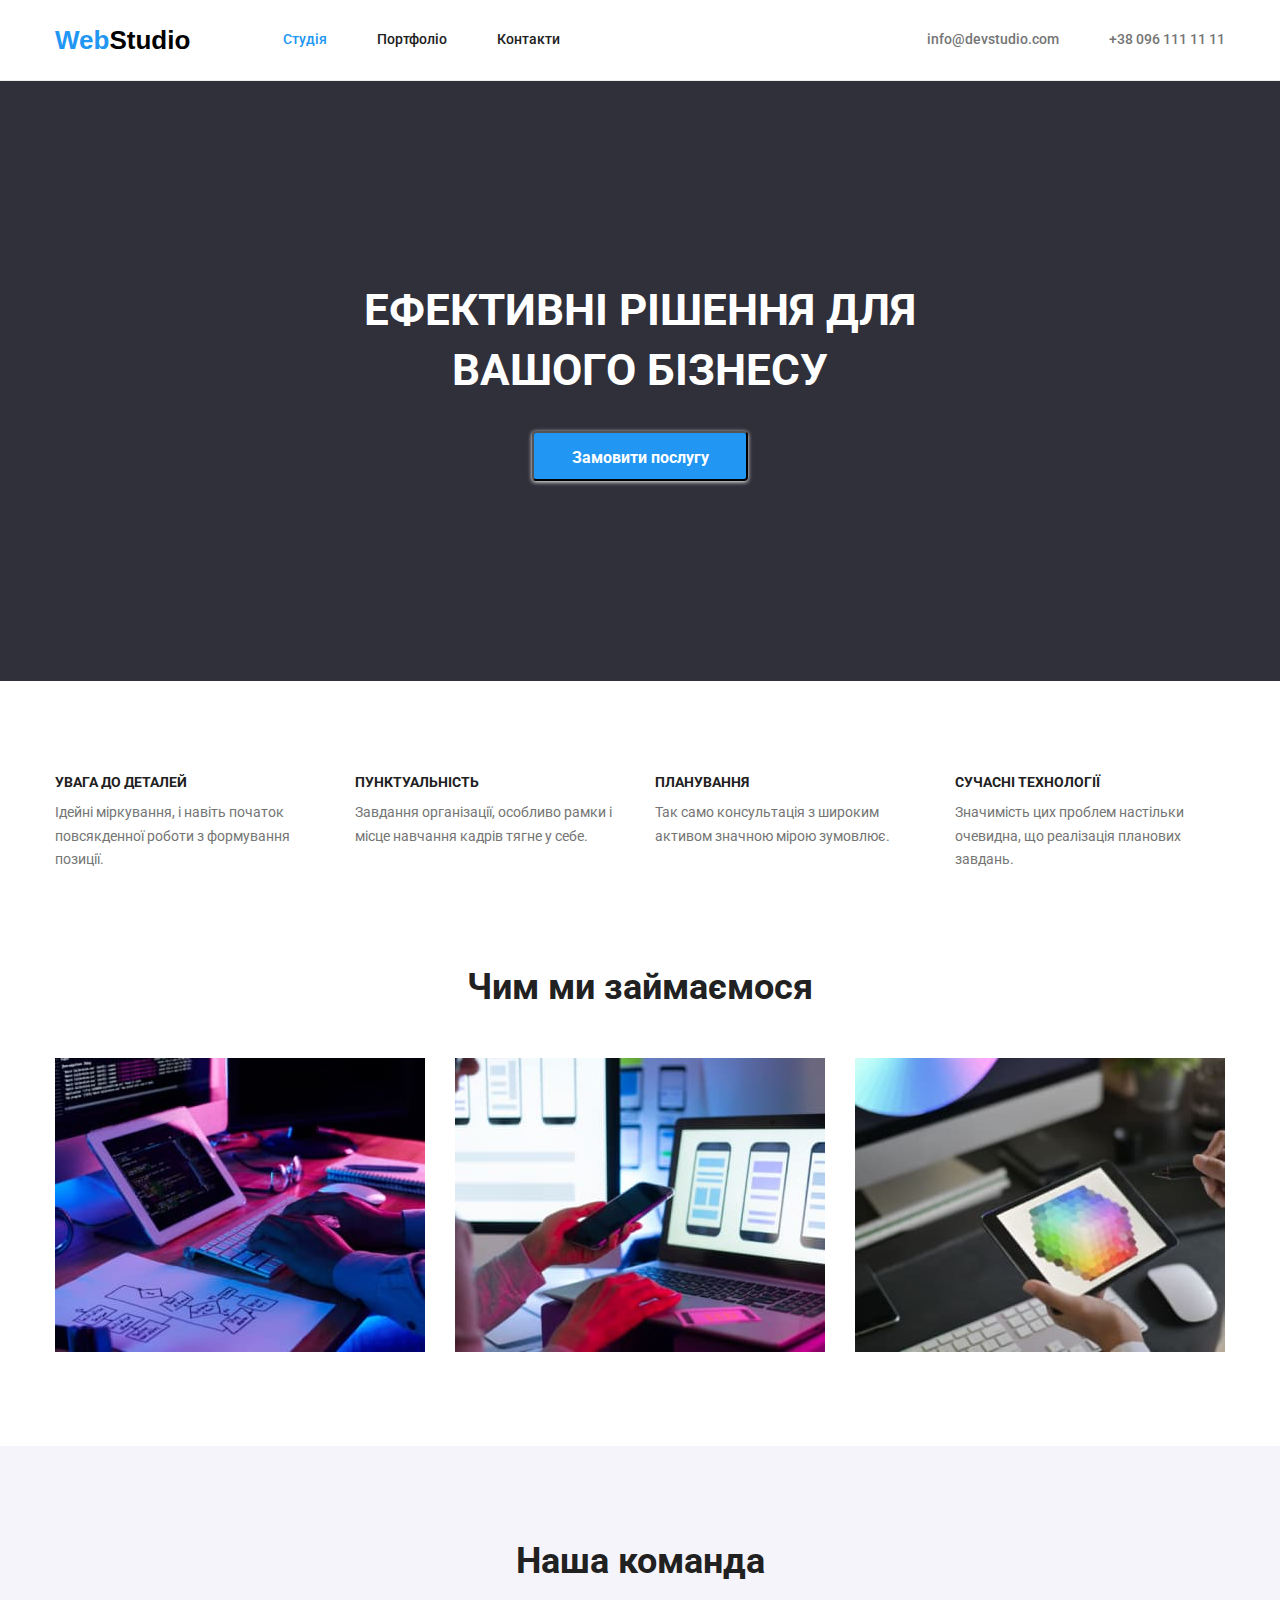
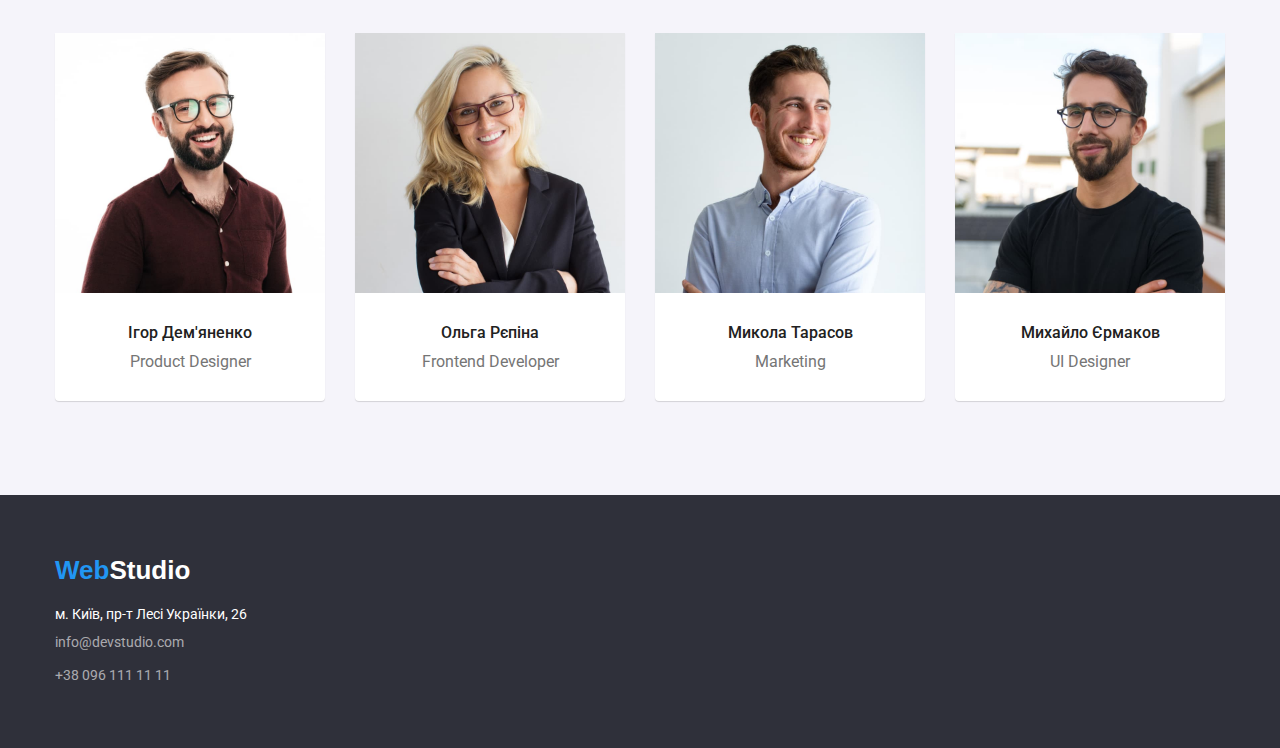
<file: index.html>
<!DOCTYPE html>
<html lang="uk">
  <head>
    <meta charset="UTF-8" />
    <meta http-equiv="X-UA-Compatible" content="IE=edge" />
    <meta name="viewport" content="width=device-width, initial-scale=1.0" />
    <title>WebStudio</title>
    <link
      rel="stylesheet"
      href="https://cdnjs.cloudflare.com/ajax/libs/modern-normalize/1.1.0/modern-normalize.min.css"
    />
    <link rel="stylesheet" href="./css/styles.css" />
    <link rel="preconnect" href="https://fonts.googleapis.com" />
    <link rel="preconnect" href="https://fonts.gstatic.com" crossorigin />
    <link
      href="https://fonts.googleapis.com/css2?family=Roboto:wght@400;500;700;900&display=swap"
      rel="stylesheet"
    />
  </head>
  <body>
    <header>
      <div class="container header">
          <nav class="main-nav">
            <a href="index.html" class="logo">
              <span class="part-web">Web</span
              ><span class="part-studio">Studio</span></a
            >
            <ul class="main-link">
              <li><a href="./index.html" class="link current">Студія</a></li>
              <li>
                <a href="./portfolio.html" class="link">Портфоліо</a>
              </li>
              <li><a href="#" class="link">Контакти</a></li>
            </ul>  
          </nav>
          <ul class="communication-menu">
              <li><a href="#" class="communication">info@devstudio.com</a></li>
              <li><a href="#" class="communication">+38 096 111 11 11</a></li>
          </ul>
      </div>
    </header>
    <main>
      <!--Hero-->
      <section class="hero">
        <div class="container">
          <h1 class="hero-title">Ефективні рішення для вашого бізнесу</h1>
          <button type="button" class="hero-button">Замовити послугу</button>
        </div>
      </section>
      <!--section Особливості-->
      <section class="benefits">
        <div class="container">
            <h2>Наші переваги</h2>
            <ul class="benefits-list">
              <li class="benefits-list-item">
                <h3>Увага до деталей</h3>
                <p>
                  Ідейні міркування, і навіть початок повсякденної роботи з
                  формування позиції.
                </p>
              </li>
              <li class="benefits-list-item">
                <h3>Пунктуальність</h3>
                <p>
                  Завдання організації, особливо рамки і місце навчання кадрів
                  тягне у себе.
                </p>
              </li>
              <li class="benefits-list-item">
                <h3>Планування</h3>
                <p>
                  Так само консультація з широким активом значною мірою
                  зумовлює.
                </p>
              </li>
              <li class="benefits-list-item">
                <h3>Сучасні технології</h3>
                <p>
                  Значимість цих проблем настільки очевидна, що реалізація
                  планових завдань.
                </p>
              </li>
            </ul>
        </div>
      </section>
      <!--Чим ми займаємося-->
      <section class="examples-work">
        <div class="container">
          <h2 class="examples-work-title">Чим ми займаємося</h2>
          <ul class="examples-work-container">
            <li>
              <img
                src="./images/img1.jpg"
                alt="людина пише код на комп’ютері"
                width="370"
              />
            </li>
            <li>
              <img
                src="./images/img2.jpg"
                alt="жінка синхронізує телефон з комп’ютером"
                width="370"
              />
            </li>
            <li>
              <img
                src="./images/img3.jpg"
                alt="людина працює з планшетом"
                width="370"
              />
            </li>
          </ul>
        </div>
      </section>
      <!--наша команда-->
      <section class="our-team">
        <div class="container">
          <h2 class="our-team-title">Наша команда</h2>
          <ul class="our-team-container">
            <li class="team-card">
              <img
                src="./images/igordemchnko.jpg"
                alt="чоловік в окулярах посміхається"
                width="270"
              />
              <h3>Ігор Дем'яненко</h3>
              <p>Product Designer</p>
            </li>
            <li class="team-card">
              <img
                src="./images/olgarepina.jpg"
                alt="жінка в окулярах посміхається"
                width="270"
              />
              <h3>Ольга Рєпіна</h3>
              <p>Frontend Developer</p>
            </li>
            <li class="team-card">
              <img
                src="./images/mukolatarasov.jpg"
                alt="Молодий усміхнений хлопець"
                width="270"
              />
              <h3>Микола Тарасов</h3>
              <p>Marketing</p>
            </li>
            <li class="team-card">
              <img
                src="./images/mihayloermakov.jpg"
                alt="млодий усміхнений хлопець в окулярах"
                width="270"
              />
              <h3>Михайло Єрмаков</h3>
              <p>UI Designer</p>
            </li>
          </ul>
        </div>
      </section>
    </main>
    <footer class="footer-conainer">
      <div class="container">
        <div class="footer-logo">
          <a href="index.html" class="logo">
            <span class="part-web">Web</span
            ><span class="part-studio-footer">Studio</span></a>
        </div>
          <address>
            <ul class="footer-list">
              <li class="footer-elements"><a href="https://goo.gl/maps/vEa3t6t454SskipW9" class="footer-adress">м. Київ, пр-т Лесі Українки, 26</a></li>
              <li class="footer-elements"><a href="#" class="link-footer">info@devstudio.com</a></li>
              <li class="footer-elements"><a href="#" class="link-footer">+38 096 111 11 11</a></li>
            </ul>
          </address>
      </div>
    </footer>
  </body>
</html>
</file>
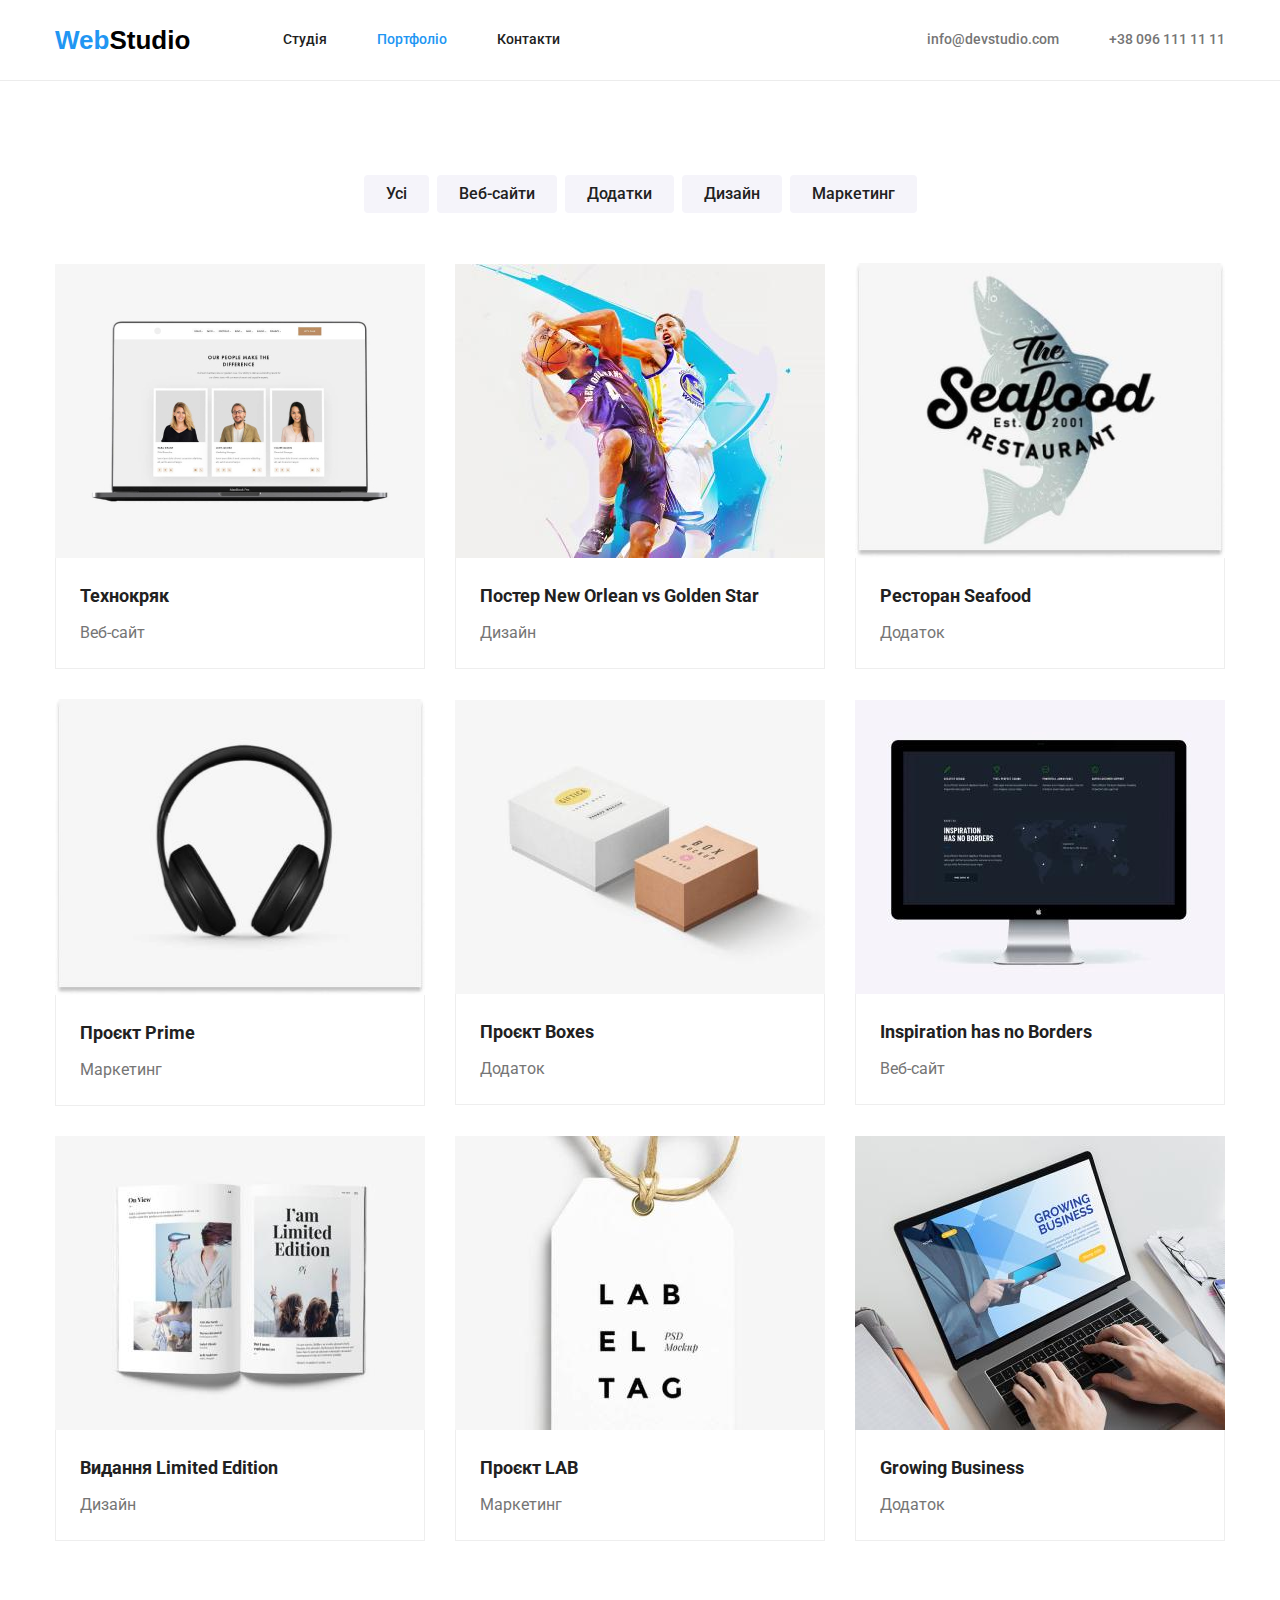
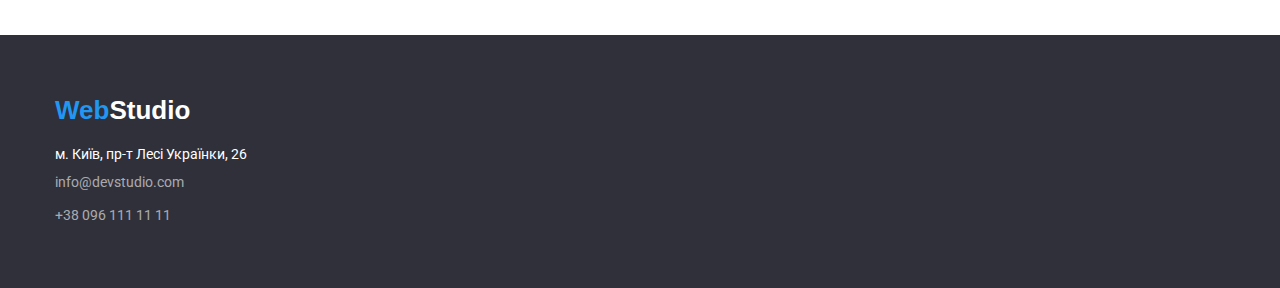
<file: portfolio.html>
<!DOCTYPE html>
<html lang="uk">
  <head>
    <meta charset="UTF-8" />
    <meta http-equiv="X-UA-Compatible" content="IE=edge" />
    <meta name="viewport" content="width=device-width, initial-scale=1.0" />
    <title>WebStudio_Portfolio</title>
    <link
      rel="stylesheet"
      href="https://cdnjs.cloudflare.com/ajax/libs/modern-normalize/1.1.0/modern-normalize.min.css"
    />
    <link rel="stylesheet" href="./css/styles.css" />
    <link rel="preconnect" href="https://fonts.googleapis.com" />
    <link rel="preconnect" href="https://fonts.gstatic.com" crossorigin />
    <link
      href="https://fonts.googleapis.com/css2?family=Roboto:wght@400;500;700;900&display=swap"
      rel="stylesheet"
    />
  </head>
  <body>
      <header>
        <div class="container header">
            <nav class="main-nav">
              <a href="index.html" class="logo">
                <span class="part-web">Web</span
                ><span class="part-studio">Studio</span></a
              >
              <ul class="main-link">
                <li><a href="./index.html" class="link">Студія</a></li>
                <li>
                  <a href="./portfolio.html" class="link current">Портфоліо</a>
                </li>
                <li><a href="#" class="link">Контакти</a></li>
              </ul>
            </nav>
            <ul class="communication-menu">
                <li>
                  <a href="#" class="communication">info@devstudio.com</a>
                </li>
                <li><a href="#" class="communication">+38 096 111 11 11</a></li>
            </ul>
        </div>
      </header>
    <main>
      <section>
        <div class="container">
          <!--заголовок буде приховано в файліcss-->
          <h1 class="filter-portfolio">фільтер портфоліо</h1>
          <ul class="filter-list">
            <li><button type="button" class="filters">Усі</button></li>
            <li><button type="button" class="filters">Веб-сайти</button></li>
            <li><button type="button" class="filters">Додатки</button></li>
            <li><button type="button" class="filters">Дизайн</button></li>
            <li><button type="button" class="filters">Маркетинг</button></li>
          </ul>
          <ul class="models">
            <li>
              <img
                src="./images/imgPortfolio1.jpg"
                alt="відкритий сайт на ноутбуці"
                width="370"
              />
              <div class="models-text">
              <h2>Технокряк</h2>
              <p>Веб-сайт</p>
              </div>
            </li>
            <li>
              <img
                src="./images/imgPortfolio2.jpg"
                alt="два хлопці грають в баскетбол"
                width="370"
              />
              <div class="models-text">
              <h2>Постер New Orlean vs Golden Star</h2>
              <p>Дизайн</p>
              </div>
            </li>
            <li>
              <img
                src="./images/imgPortfolio3.jpg"
                alt="логотип ресторану"
                width="370"
              />
              <div class="models-text">
              <h2>Ресторан Seafood</h2>
              <p>Додаток</p>
              </div>
            </li>
            <li>
              <img
                src="./images/imgPortfolio4.jpg"
                alt="навушники"
                width="370"
              />
              <div class="models-text">
                <h2>Проєкт Prime</h2>
                <p>Маркетинг</p>
              </div>
            </li>
            <li>
              <img
                src="./images/imgPortfolio5.jpg"
                alt="дві картонні коробки"
                width="370"
              />
              <div class="models-text">
                <h2>Проєкт Boxes</h2>
                <p>Додаток</p>
              </div>
            </li>
            <li>
              <img
                src="./images/imgPortfolio6.jpg"
                alt="відкритий сайт на комп’ютері"
                width="370"
              />
              <div class="models-text">
              <h2>Inspiration has no Borders</h2>
              <p>Веб-сайт</p>
              </div>
            </li>
            <li>
              <img
                src="./images/imgPortfolio7.jpg"
                alt="відкрита книга"
                width="370"
              />
              <div class="models-text">
                <h2>Видання Limited Edition</h2>
                <p>Дизайн</p>
              </div>
            </li>
            <li>
              <img
                src="./images/imgPortfolio8.jpg"
                alt="логотип компанії lab"
                width="370"
              />
              <div class="models-text">
                <h2>Проєкт LAB</h2>
                <p>Маркетинг</p>
              </div>
            </li>
            <li>
              <img
                src="./images/imgPortfolio9.jpg"
                alt="людина працює за ноутбуком"
                width="370"
              />
              <div class="models-text">
                <h2>Growing Business</h2>
                <p>Додаток</p>
              </div>
            </li>
          </ul>
         </div>
      </section>
    </main>
    <footer class="footer-conainer">
      <div class="container">
        <div class="footer-logo">
          <a href="index.html" class="logo">
            <span class="part-web">Web</span
            ><span class="part-studio-footer">Studio</span></a>
        </div>
          <address>
            <ul class="footer-list">
              <li class="footer-elements"><a href="https://goo.gl/maps/vEa3t6t454SskipW9" class="footer-adress">м. Київ, пр-т Лесі Українки, 26</a></li>
              <li class="footer-elements"><a href="#" class="link-footer">info@devstudio.com</a></li>
              <li class="footer-elements"><a href="#" class="link-footer">+38 096 111 11 11</a></li>
            </ul>
          </address>
      </div>
    </footer>
  </body>
</html>
</file>
<file: css/styles.css>
:root {
    --color-primary: #757575;
    --color-title: #212121;
    --color-accent: #2196F3;
    --color-white: #fff;
}
body {
    font-size: 14px;
    font-family: 'roboto', sans-serif;
    font-weight: 400;
    color: var(--color-primary);
    background-color: var(--color-white);;
    text-decoration: none;
}
.container {
    width: 100%;
    max-width: 1200px;
    margin: 0 auto;
    padding: 0 15px;
}
section {
    padding: 94px 0;
    /* background-color: #F5F5F5; */
}
h1, h2, h3, p, ul  {
    padding: 0;
    margin: 0;
}
img {
    display: block;
    max-width: 100%;
    height: auto;
}
ul {
    list-style: none;
}
h2, h3 {
    color: var(--color-title);
}
   /*main nav*/
header {
    border-bottom: 1px solid #ececec;   
}
.header {
    display: flex;
    align-items: center;
}
.main-nav {
    display: flex;
    align-items: center;
    flex-grow: 1;
    gap: 93px; 
}
.main-link {
    display: flex;
    gap: 50px;
}
.main-link + .communication-menu {
    margin-left: auto;
}
.communication-menu {
    display: flex;
    gap: 50px;
}
.logo {
    font-family: 'releway', sans-serif;
    text-decoration: none;
    font-size: 26px;
    font-weight: 700;
    line-height: 1.19;
}
.part-web {color: var(--color-accent);}
.part-studio {color: #000000;
}
.link {
    padding: 32px 0;
    display: block;
    color: var(--color-title);
    text-decoration: none;
    font-size:  14px;
    font-weight: 500;
    line-height: 1.14;
}
.main-link .link.current {
    color: var(--color-accent);
}
.link:hover,
.link:focus{
    color: var(--color-accent);
}
.communication {
    padding: 32px 0;
    display: block;
    color: #757575;
    text-decoration: none;
    font-weight: 500;
    line-height: 1.14;
    
}
.communication:hover,
.communication:focus{
    color: var(--color-accent);
}
.hero{
    background-color: #2F303A;
    max-width: 1600px;
    margin: auto auto;
    padding: 200px 0;
}
.hero-title{
    font-size: 44px;
    text-transform: uppercase;
    color: var(--color-white);
    line-height: 1.36;
    max-width: 696px;
    text-align: center;
    margin: 0 auto;
    margin-bottom: 30px;
}
.hero-button {
    padding: 10px 32px;
    width: 216px;
    height: 50px;
    color: var(--color-white);
    background-color: var(--color-accent);
    box-shadow: 0px 1px 4px;
    /* font-family: 'roboto', sans-serif; */
    font-weight: 700;
    font-size: 16px;
    line-height: 1.87;
    border-radius: 4px;
    display: block;
    cursor: pointer;
    text-align: center;
    margin: 0 auto;
    font-family: inherit;
}
.hero-button:hover,
.hero-button:focus {
   background-color: #367ab3;
}
.benefits {
    padding-bottom: 94px;
}
.benefits-list {
    display: flex;
    align-items: flex-start;
    gap: 30px;
}
.benefits-list-item {
    width: 270px;
}
.benefits p {
    line-height: 1.71;
}
.benefits  h2{
    display: none;
}
.benefits  h3 {
    font-size: 14px;
    color: var(--color-title);
    font-weight: 700;
    text-transform: uppercase;
    line-height: 1.14;
    margin-bottom: 10px;
}
.examples-work {
    padding-top: 0px;
}
.examples-work-title {
    text-align: center;
    margin-bottom: 50px;
    line-height: 1.17;
    font-size: 36px;
    font-weight: 700;
}
.examples-work-container {
    display: flex;
    align-items: center;
    gap: 30px;
}
.our-team {
    background-color: #F5F4FA;
}
.our-team-container {
    display: flex;
    gap: 30px;
    text-align: center;
}
.team-card {
    background-color: #fff;
    box-shadow: 0px 1px 1px rgba(0, 0, 0, 0.14);
    border-radius: 0px 0px 4px 4px;
    width: 270px;
}
.our-team-title {
    /* font-family: 'roboto' , sans-serif; */
    font-size: 36px;
    font-weight: 700;
    line-height: 1.17;
    text-align: center;
    margin-bottom: 50px;    
}
.our-team h3 {
    font-size: 16px;
    font-weight: 500;
    padding-top: 30px;
    margin-bottom: 10px;
    line-height: 1.19;
}
.team-card p {
    padding-bottom: 30px;
    line-height: 1.19;
    font-weight: 400;
    font-size: 16px;
}
.footer-conainer {
    align-items: center;
    padding-top: 60px;
    padding-bottom: 60px;
    background-color: #2F303A; 
}
.footer-logo {
    margin-bottom: 20px;
    line-height: 1.19;
}
.footer-elements {
    margin-bottom: 9px;
}
.footer-elements:nth-child(3){
    margin-bottom: 0;
}
.part-studio-footer {
    color: var(--color-white);
}
.link-footer {
    font-family: 'Roboto';
    text-decoration: none;
    font-weight: 400;
    font-size: 14px;
    line-height: 1.71;
    color: rgba(255, 255, 255, 0.6);
}
.link-footer:hover,
.link-footer:focus {
    color: var(--color-accent);
}
.address{
    color: var(--color-white);
    text-decoration: none;
    font-size: 14px;
    font-weight: 400;
}
.footer-adress {
    color: var(--color-white);
    font-style: normal;
    text-decoration: none;
}
.footer-adress:hover{
    color: var(--color-accent);
}
.link-footer {
   color: rgba(255, 255, 255, 0.6);
   font-style: normal;
}
/*css portfolio*/
.filter-portfolio {
    display: none;
} 
.filter-list {
    display: flex;
    justify-content: center;
    gap: 8px;
    margin-bottom: 50px;
}
.filters {
    /* font-family: 'roboto' , sans-serif; */
    font-size: 16px;
    font-weight: 500;
    color: var(--color-title);
    background-color : #F5F4FA;
    cursor: pointer;
    border-radius: 4px;
    border: none;
    padding: 6px 22px;
    line-height: 1.62;
}
.filters:hover {
    color: var(--color-white);
    background-color:var(--color-accent);    
}
 .models h2 {
    /* font-family: 'Roboto', sans-serif; */
    font-weight:  700;
    font-size: 18px;
    line-height: 2;
    margin-bottom: 4px;
}
.models p {
    /* font-family: 'Roboto', sans-serif; */
    font-weight: 400;
    font-size: 16px;
    line-height: 1.87;
}
.models {
    display: flex;
    justify-content: center;
    align-items: center;
    flex-wrap: wrap;
    gap: 30px;
}
.models-text {
    padding: 20px 24px;
    border-right: 1px solid #EEEEEE;
    border-bottom: 1px solid #EEEEEE;
    border-left: 1px solid #EEEEEE;
}
</file>
